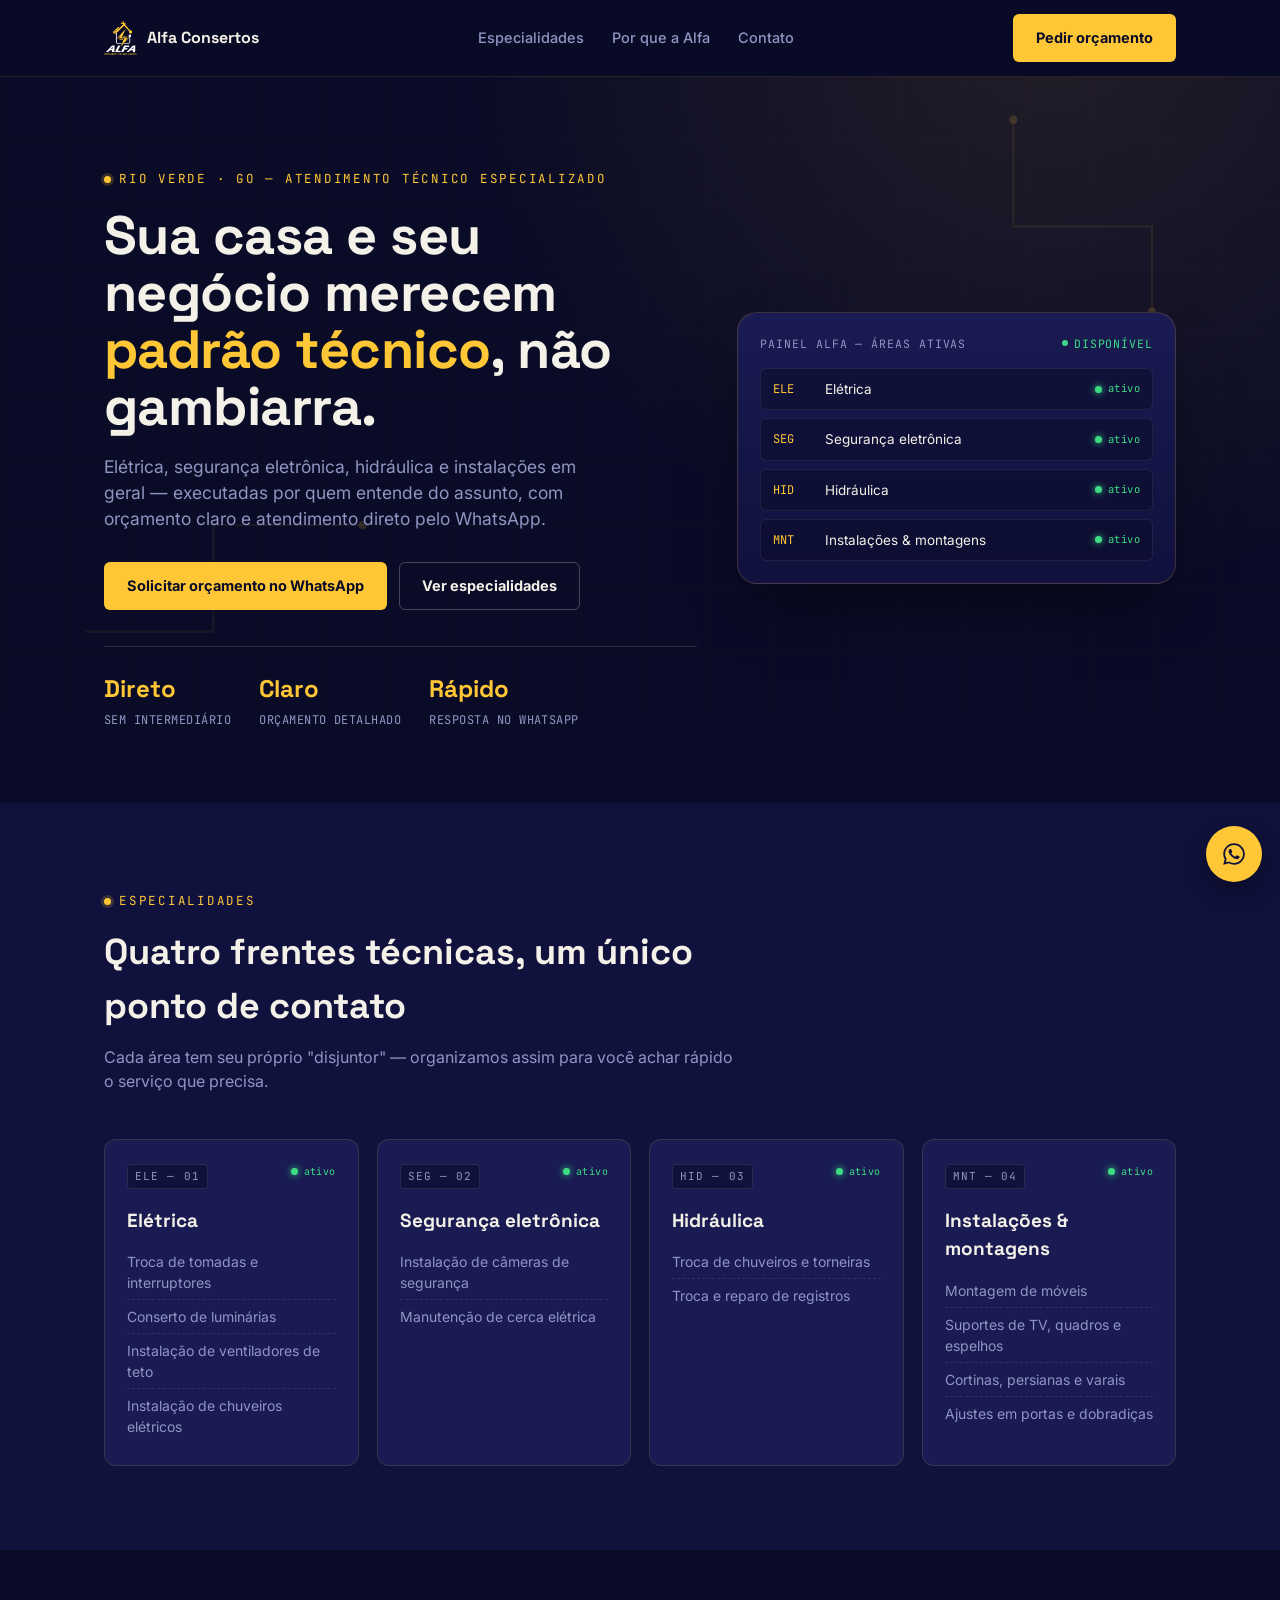
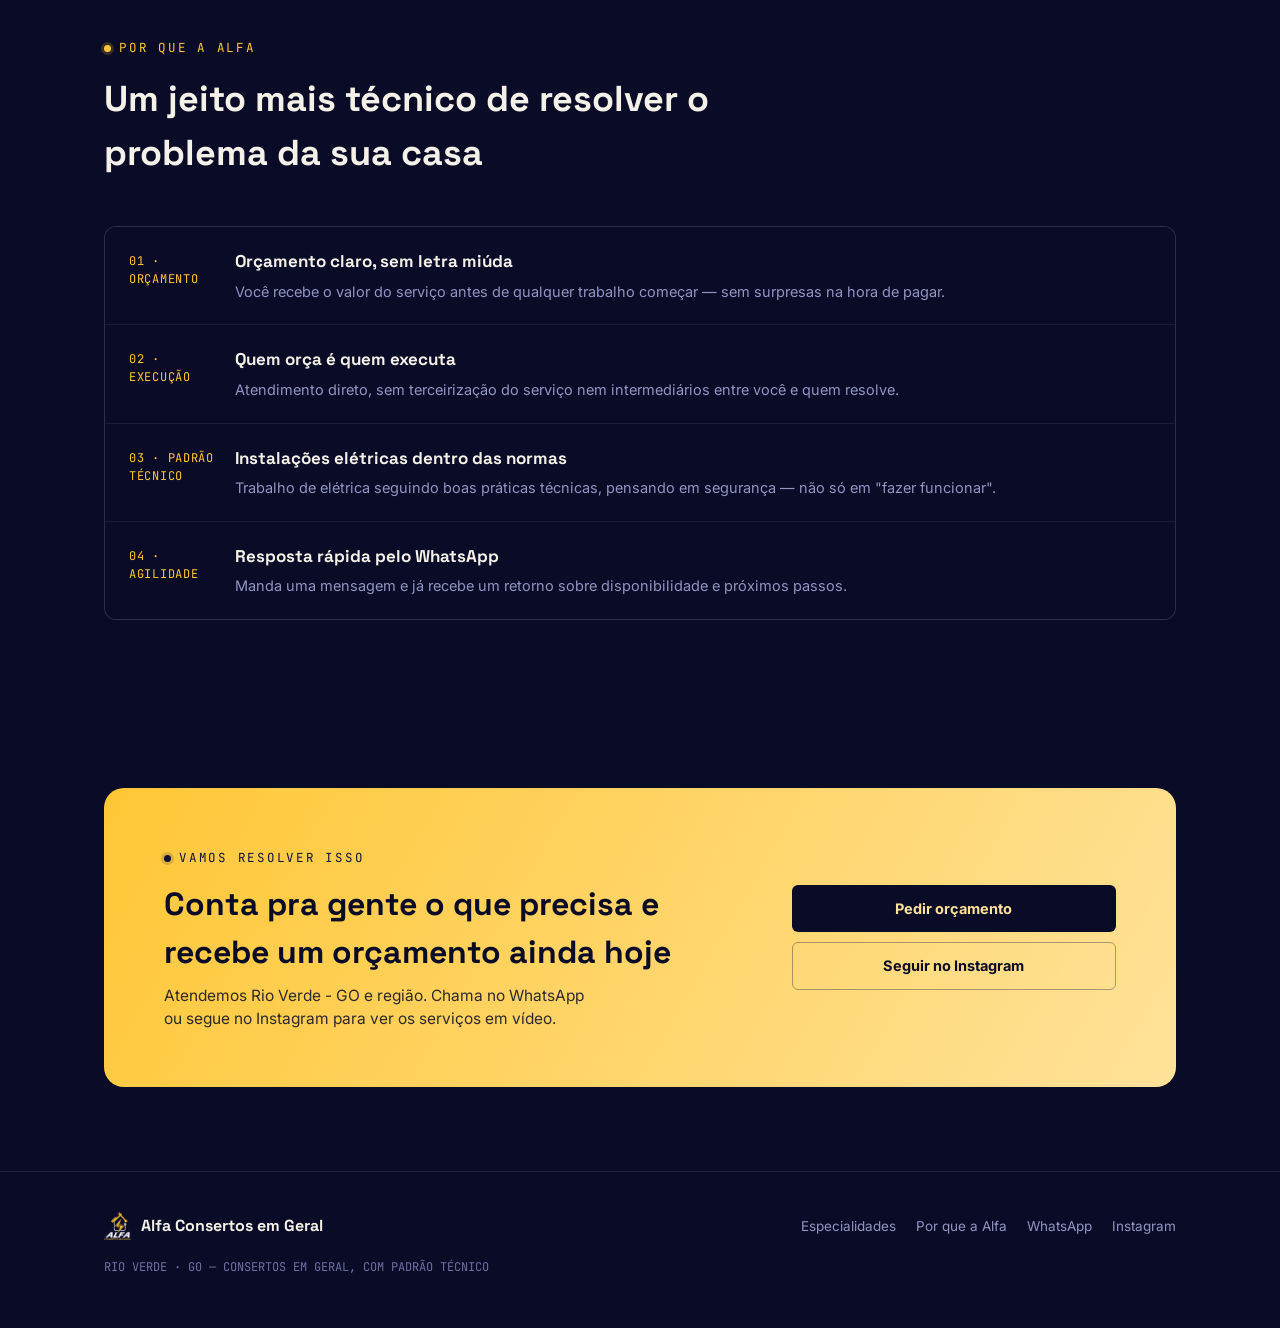
<file: index.html>
<!DOCTYPE html>
<html lang="pt-BR">
<head>
<meta charset="UTF-8">
<meta name="viewport" content="width=device-width, initial-scale=1">
<title>Alfa Consertos em Geral | Manutenção Técnica Residencial e Comercial em Rio Verde - GO</title>
<meta name="description" content="Elétrica, segurança eletrônica, hidráulica e instalações em geral, com padrão técnico. Atendimento rápido em Rio Verde - GO. Peça seu orçamento pelo WhatsApp.">

<!-- Open Graph -->
<meta property="og:type" content="website">
<meta property="og:title" content="Alfa Consertos em Geral — Especialistas em Elétrica, Segurança e Instalações">
<meta property="og:description" content="Manutenção residencial e comercial com padrão técnico em Rio Verde - GO. Orçamento rápido pelo WhatsApp.">
<meta property="og:image" content="assets/favicon-512.png">
<meta property="og:locale" content="pt_BR">

<link rel="icon" type="image/png" sizes="512x512" href="assets/favicon-512.png">
<link rel="icon" type="image/png" sizes="32x32" href="assets/favicon-32.png">
<link rel="apple-touch-icon" href="assets/favicon-180.png">

<link rel="preconnect" href="https://fonts.googleapis.com">
<link rel="preconnect" href="https://fonts.gstatic.com" crossorigin>
<link href="https://fonts.googleapis.com/css2?family=Space+Grotesk:wght@500;700&family=Inter:wght@400;500;600;700&family=JetBrains+Mono:wght@400;500&display=swap" rel="stylesheet">
<link rel="stylesheet" href="style.css">

<script type="application/ld+json">
{
  "@context": "https://schema.org",
  "@type": "LocalBusiness",
  "name": "Alfa Consertos em Geral",
  "image": "assets/favicon-512.png",
  "description": "Serviços técnicos de elétrica, segurança eletrônica, hidráulica e instalações em geral.",
  "areaServed": "Rio Verde, GO",
  "address": {
    "@type": "PostalAddress",
    "addressLocality": "Rio Verde",
    "addressRegion": "GO",
    "addressCountry": "BR"
  },
  "telephone": "+5564981078441",
  "sameAs": ["https://www.instagram.com/alfa_consertosgerais"]
}
</script>
</head>
<body>
<script>document.documentElement.classList.add('has-js');</script>

<header class="site-header">
  <div class="wrap">
    <a href="#topo" class="brand">
      <img src="assets/logo.png" alt="Alfa Consertos em Geral">
      Alfa Consertos
    </a>
    <nav class="nav-links hide-mobile">
      <a href="#especialidades">Especialidades</a>
      <a href="#diferenciais">Por que a Alfa</a>
      <a href="#contato">Contato</a>
    </nav>
    <a class="btn btn-primary header-cta" href="https://wa.me/5564981078441?text=Ol%C3%A1!%20Vi%20o%20site%20da%20Alfa%20Consertos%20e%20gostaria%20de%20um%20or%C3%A7amento." target="_blank" rel="noopener">
      Pedir orçamento
    </a>
  </div>
</header>

<main id="topo">

  <!-- HERO -->
  <section class="hero">
    <svg class="hero-schematic" viewBox="0 0 1200 600" preserveAspectRatio="xMidYMid slice" aria-hidden="true">
      <defs>
        <pattern id="grid" width="60" height="60" patternUnits="userSpaceOnUse">
          <path d="M 60 0 L 0 0 0 60" fill="none" stroke="#ffc736" stroke-opacity="0.05" stroke-width="1"/>
        </pattern>
      </defs>
      <rect width="1200" height="600" fill="url(#grid)"/>
      <path d="M950,40 L950,140 L1080,140 L1080,220" fill="none" stroke="#ffc736" stroke-opacity="0.16" stroke-width="2"/>
      <circle cx="950" cy="40" r="4" fill="#ffc736" fill-opacity="0.3"/>
      <circle cx="1080" cy="220" r="4" fill="#ffc736" fill-opacity="0.3"/>
      <path d="M80,520 L200,520 L200,420 L340,420" fill="none" stroke="#ffc736" stroke-opacity="0.14" stroke-width="2"/>
      <circle cx="340" cy="420" r="4" fill="#ffc736" fill-opacity="0.3"/>
    </svg>

    <div class="wrap">
      <div class="hero-grid">
        <div>
          <span class="eyebrow">Rio Verde · GO — Atendimento técnico especializado</span>
          <h1>Sua casa e seu negócio merecem <em>padrão técnico</em>, não gambiarra.</h1>
          <p class="lede">
            Elétrica, segurança eletrônica, hidráulica e instalações em geral —
            executadas por quem entende do assunto, com orçamento claro e
            atendimento direto pelo WhatsApp.
          </p>
          <div class="hero-actions">
            <a class="btn btn-primary" href="https://wa.me/5564981078441?text=Ol%C3%A1!%20Vi%20o%20site%20da%20Alfa%20Consertos%20e%20gostaria%20de%20um%20or%C3%A7amento." target="_blank" rel="noopener">
              Solicitar orçamento no WhatsApp
            </a>
            <a class="btn btn-ghost" href="#especialidades">Ver especialidades</a>
          </div>
          <div class="trust-bar">
            <div class="trust-item"><strong>Direto</strong><span>SEM INTERMEDIÁRIO</span></div>
            <div class="trust-item"><strong>Claro</strong><span>ORÇAMENTO DETALHADO</span></div>
            <div class="trust-item"><strong>Rápido</strong><span>RESPOSTA NO WHATSAPP</span></div>
          </div>
        </div>

        <div class="panel-card" data-reveal>
          <div class="panel-card-header">
            <span>Painel Alfa — Áreas ativas</span>
            <span class="panel-status">Disponível</span>
          </div>
          <div class="panel-rows">
            <div class="panel-row"><span class="code">ELE</span><span class="label">Elétrica</span><span class="status-led">ativo</span></div>
            <div class="panel-row"><span class="code">SEG</span><span class="label">Segurança eletrônica</span><span class="status-led">ativo</span></div>
            <div class="panel-row"><span class="code">HID</span><span class="label">Hidráulica</span><span class="status-led">ativo</span></div>
            <div class="panel-row"><span class="code">MNT</span><span class="label">Instalações &amp; montagens</span><span class="status-led">ativo</span></div>
          </div>
        </div>
      </div>
    </div>
  </section>

  <!-- ESPECIALIDADES -->
  <section id="especialidades" class="section-alt">
    <div class="wrap">
      <div class="section-head" data-reveal>
        <span class="eyebrow">Especialidades</span>
        <h2>Quatro frentes técnicas, um único ponto de contato</h2>
        <p>Cada área tem seu próprio "disjuntor" — organizamos assim para você achar rápido o serviço que precisa.</p>
      </div>

      <div class="breaker-grid">
        <article class="breaker" data-reveal>
          <div class="breaker-top">
            <span class="breaker-code">ELE — 01</span>
            <span class="breaker-led">ativo</span>
          </div>
          <h3>Elétrica</h3>
          <ul>
            <li>Troca de tomadas e interruptores</li>
            <li>Conserto de luminárias</li>
            <li>Instalação de ventiladores de teto</li>
            <li>Instalação de chuveiros elétricos</li>
          </ul>
        </article>

        <article class="breaker" data-reveal>
          <div class="breaker-top">
            <span class="breaker-code">SEG — 02</span>
            <span class="breaker-led">ativo</span>
          </div>
          <h3>Segurança eletrônica</h3>
          <ul>
            <li>Instalação de câmeras de segurança</li>
            <li>Manutenção de cerca elétrica</li>
          </ul>
        </article>

        <article class="breaker" data-reveal>
          <div class="breaker-top">
            <span class="breaker-code">HID — 03</span>
            <span class="breaker-led">ativo</span>
          </div>
          <h3>Hidráulica</h3>
          <ul>
            <li>Troca de chuveiros e torneiras</li>
            <li>Troca e reparo de registros</li>
          </ul>
        </article>

        <article class="breaker" data-reveal>
          <div class="breaker-top">
            <span class="breaker-code">MNT — 04</span>
            <span class="breaker-led">ativo</span>
          </div>
          <h3>Instalações &amp; montagens</h3>
          <ul>
            <li>Montagem de móveis</li>
            <li>Suportes de TV, quadros e espelhos</li>
            <li>Cortinas, persianas e varais</li>
            <li>Ajustes em portas e dobradiças</li>
          </ul>
        </article>
      </div>
    </div>
  </section>

  <!-- DIFERENCIAIS -->
  <section id="diferenciais">
    <div class="wrap">
      <div class="section-head" data-reveal>
        <span class="eyebrow">Por que a Alfa</span>
        <h2>Um jeito mais técnico de resolver o problema da sua casa</h2>
      </div>

      <div class="diff-list" data-reveal>
        <div class="diff-item">
          <span class="diff-tag">01 · ORÇAMENTO</span>
          <div>
            <h3>Orçamento claro, sem letra miúda</h3>
            <p>Você recebe o valor do serviço antes de qualquer trabalho começar — sem surpresas na hora de pagar.</p>
          </div>
        </div>
        <div class="diff-item">
          <span class="diff-tag">02 · EXECUÇÃO</span>
          <div>
            <h3>Quem orça é quem executa</h3>
            <p>Atendimento direto, sem terceirização do serviço nem intermediários entre você e quem resolve.</p>
          </div>
        </div>
        <div class="diff-item">
          <span class="diff-tag">03 · PADRÃO TÉCNICO</span>
          <div>
            <h3>Instalações elétricas dentro das normas</h3>
            <p>Trabalho de elétrica seguindo boas práticas técnicas, pensando em segurança — não só em "fazer funcionar".</p>
          </div>
        </div>
        <div class="diff-item">
          <span class="diff-tag">04 · AGILIDADE</span>
          <div>
            <h3>Resposta rápida pelo WhatsApp</h3>
            <p>Manda uma mensagem e já recebe um retorno sobre disponibilidade e próximos passos.</p>
          </div>
        </div>
      </div>
    </div>
  </section>

  <!-- CTA -->
  <section id="contato">
    <div class="wrap">
      <div class="cta-band" data-reveal>
        <div>
          <span class="eyebrow">Vamos resolver isso</span>
          <h2>Conta pra gente o que precisa e recebe um orçamento ainda hoje</h2>
          <p>Atendemos Rio Verde - GO e região. Chama no WhatsApp ou segue no Instagram para ver os serviços em vídeo.</p>
        </div>
        <div class="cta-band-actions">
          <a class="btn btn-primary btn-block" href="https://wa.me/5564981078441?text=Ol%C3%A1!%20Vi%20o%20site%20da%20Alfa%20Consertos%20e%20gostaria%20de%20um%20or%C3%A7amento." target="_blank" rel="noopener">
            Pedir orçamento
          </a>
          <a class="btn btn-ghost btn-block" href="https://www.instagram.com/alfa_consertosgerais?igsh=MWU2eDN0eHI1eWJycw==" target="_blank" rel="noopener" style="border-color: rgba(16,17,61,0.35); color: var(--navy-950);">
            Seguir no Instagram
          </a>
        </div>
      </div>
    </div>
  </section>

</main>

<footer>
  <div class="wrap">
    <div class="footer-grid">
      <div class="footer-brand">
        <img src="assets/logo.png" alt="Alfa Consertos em Geral">
        Alfa Consertos em Geral
      </div>
      <nav class="footer-links">
        <a href="#especialidades">Especialidades</a>
        <a href="#diferenciais">Por que a Alfa</a>
        <a href="https://wa.me/5564981078441" target="_blank" rel="noopener">WhatsApp</a>
        <a href="https://www.instagram.com/alfa_consertosgerais?igsh=MWU2eDN0eHI1eWJycw==" target="_blank" rel="noopener">Instagram</a>
      </nav>
    </div>
    <p class="footer-note">RIO VERDE · GO — CONSERTOS EM GERAL, COM PADRÃO TÉCNICO</p>
  </div>
</footer>

<a class="float-wa" href="https://wa.me/5564981078441?text=Ol%C3%A1!%20Vi%20o%20site%20da%20Alfa%20Consertos%20e%20gostaria%20de%20um%20or%C3%A7amento." target="_blank" rel="noopener" aria-label="Chamar no WhatsApp">
  <svg width="26" height="26" viewBox="0 0 24 24" fill="#10113D"><path d="M12.04 2C6.58 2 2.13 6.45 2.13 11.91c0 1.75.46 3.48 1.32 5.01L2 22l5.25-1.38a9.9 9.9 0 004.79 1.22h.01c5.46 0 9.9-4.45 9.9-9.9C21.96 6.45 17.5 2 12.04 2zm0 18.2h-.01a8.2 8.2 0 01-4.19-1.15l-.3-.18-3.11.82.83-3.03-.2-.31a8.22 8.22 0 01-1.26-4.39c0-4.54 3.7-8.24 8.25-8.24 2.2 0 4.27.86 5.83 2.42a8.18 8.18 0 012.41 5.83c0 4.55-3.7 8.24-8.25 8.24zm4.52-6.17c-.25-.12-1.47-.72-1.7-.81-.23-.08-.39-.12-.56.13-.17.24-.64.81-.78.97-.14.17-.29.19-.53.06-.25-.12-1.05-.39-1.99-1.23-.74-.66-1.24-1.47-1.38-1.72-.14-.24-.01-.38.11-.5.11-.11.25-.29.37-.43.12-.14.16-.24.25-.4.08-.17.04-.31-.02-.43-.06-.12-.56-1.36-.77-1.86-.2-.49-.41-.42-.56-.43-.14-.01-.31-.01-.47-.01-.17 0-.43.06-.66.31-.23.24-.86.85-.86 2.06 0 1.22.89 2.4 1.01 2.56.12.17 1.75 2.68 4.25 3.75.59.26 1.06.41 1.42.53.6.19 1.14.16 1.57.1.48-.07 1.47-.6 1.68-1.19.21-.58.21-1.08.15-1.19-.06-.1-.23-.16-.48-.28z"/></svg>
</a>

<script src="script.js"></script>
</body>
</html>
</file>
<file: style.css>
/* ============================================
   Alfa Consertos em Geral — Design System
   Navy/gold técnico, inspirado em painel elétrico
   ============================================ */

:root {
  --navy-950: #0a0b26;
  --navy-800: #10113d;
  --navy-700: #191b52;
  --navy-600: #262a68;
  --gold-500: #ffc736;
  --gold-300: #ffe29a;
  --ivory-100: #f4f1e8;
  --slate-400: #9195c2;
  --slate-500: #6d71a3;
  --ok-green: #3ddc84;

  --font-display: "Space Grotesk", "Arial Narrow", sans-serif;
  --font-body: "Inter", Arial, sans-serif;
  --font-mono: "JetBrains Mono", "Courier New", monospace;

  --radius-sm: 6px;
  --radius-md: 12px;
  --radius-lg: 20px;
  --container: 1120px;
}

* { box-sizing: border-box; }

html { scroll-behavior: smooth; }

@media (prefers-reduced-motion: reduce) {
  html { scroll-behavior: auto; }
  *, *::before, *::after {
    animation-duration: 0.001ms !important;
    animation-iteration-count: 1 !important;
    transition-duration: 0.001ms !important;
    scroll-behavior: auto !important;
  }
}

body {
  margin: 0;
  background: var(--navy-950);
  color: var(--ivory-100);
  font-family: var(--font-body);
  line-height: 1.5;
  -webkit-font-smoothing: antialiased;
}

img { max-width: 100%; display: block; }

a { color: inherit; }

.wrap {
  max-width: var(--container);
  margin: 0 auto;
  padding: 0 24px;
}

:focus-visible {
  outline: 2px solid var(--gold-500);
  outline-offset: 3px;
}

/* ---------- Eyebrow / mono labels ---------- */
.eyebrow {
  font-family: var(--font-mono);
  font-size: 12.5px;
  letter-spacing: 0.14em;
  text-transform: uppercase;
  color: var(--gold-500);
  display: inline-flex;
  align-items: center;
  gap: 8px;
}
.eyebrow::before {
  content: "";
  width: 7px;
  height: 7px;
  border-radius: 50%;
  background: var(--gold-500);
  box-shadow: 0 0 0 3px rgba(255, 199, 54, 0.18);
}

/* ---------- Header ---------- */
.site-header {
  position: sticky;
  top: 0;
  z-index: 50;
  background: rgba(10, 11, 38, 0.85);
  backdrop-filter: blur(10px);
  border-bottom: 1px solid rgba(255, 199, 54, 0.12);
}
.site-header .wrap {
  display: flex;
  align-items: center;
  justify-content: space-between;
  padding-top: 14px;
  padding-bottom: 14px;
}
.brand {
  display: flex;
  align-items: center;
  gap: 10px;
  text-decoration: none;
  font-family: var(--font-display);
  font-weight: 700;
  font-size: 16px;
  color: var(--ivory-100);
}
.brand img { height: 34px; width: auto; }
.nav-links {
  display: flex;
  gap: 28px;
  font-size: 14.5px;
  font-weight: 500;
}
.nav-links a {
  text-decoration: none;
  color: var(--slate-400);
  transition: color 0.2s;
}
.nav-links a:hover { color: var(--gold-300); }
.header-cta.btn {
  display: none;
}
@media (min-width: 720px) {
  .header-cta.btn { display: inline-flex; }
}

.btn {
  font-family: var(--font-body);
  font-weight: 700;
  font-size: 14.5px;
  border-radius: var(--radius-sm);
  padding: 12px 22px;
  text-decoration: none;
  display: inline-flex;
  align-items: center;
  gap: 8px;
  border: 1px solid transparent;
  cursor: pointer;
  transition: transform 0.15s ease, box-shadow 0.15s ease, background 0.15s ease;
}
.btn-primary {
  background: var(--gold-500);
  color: var(--navy-950);
  box-shadow: 0 0 0 0 rgba(255, 199, 54, 0.5);
}
.btn-primary:hover {
  background: var(--gold-300);
  transform: translateY(-1px);
  box-shadow: 0 6px 20px rgba(255, 199, 54, 0.25);
}
.btn-ghost {
  background: transparent;
  border-color: rgba(244, 241, 232, 0.25);
  color: var(--ivory-100);
}
.btn-ghost:hover {
  border-color: var(--gold-500);
  color: var(--gold-300);
}
.btn-block { width: 100%; justify-content: center; }

/* ---------- Hero ---------- */
.hero {
  position: relative;
  padding: 88px 0 72px;
  overflow: hidden;
  background:
    radial-gradient(circle at 82% -10%, rgba(255, 199, 54, 0.10), transparent 45%),
    var(--navy-950);
}
.hero-schematic {
  position: absolute;
  inset: 0;
  z-index: 0;
  opacity: 0.5;
  pointer-events: none;
}
.hero .wrap { position: relative; z-index: 1; }

.hero-grid {
  display: grid;
  gap: 40px;
}
@media (min-width: 900px) {
  .hero-grid { grid-template-columns: 1.15fr 0.85fr; align-items: center; }
}

.hero h1 {
  font-family: var(--font-display);
  font-size: clamp(34px, 5.4vw, 54px);
  line-height: 1.06;
  margin: 18px 0 18px;
  font-weight: 700;
  letter-spacing: -0.01em;
}
.hero h1 em {
  font-style: normal;
  color: var(--gold-500);
}
.hero p.lede {
  font-size: 17.5px;
  color: var(--slate-400);
  max-width: 46ch;
  margin: 0 0 30px;
}
.hero-actions {
  display: flex;
  flex-wrap: wrap;
  gap: 12px;
  margin-bottom: 36px;
}

.trust-bar {
  display: flex;
  gap: 28px;
  flex-wrap: wrap;
  padding-top: 24px;
  border-top: 1px solid rgba(244, 241, 232, 0.12);
}
.trust-item {
  font-family: var(--font-mono);
}
.trust-item strong {
  display: block;
  font-family: var(--font-display);
  font-size: 24px;
  color: var(--gold-500);
  font-weight: 700;
}
.trust-item span {
  font-size: 12px;
  color: var(--slate-400);
  letter-spacing: 0.04em;
}

/* Hero visual: breaker panel teaser */
.panel-card {
  background: linear-gradient(180deg, var(--navy-700), var(--navy-800));
  border: 1px solid rgba(255, 199, 54, 0.18);
  border-radius: var(--radius-lg);
  padding: 22px;
  box-shadow: 0 30px 60px -20px rgba(0, 0, 0, 0.55);
}
.panel-card-header {
  display: flex;
  justify-content: space-between;
  align-items: center;
  margin-bottom: 16px;
  font-family: var(--font-mono);
  font-size: 11.5px;
  color: var(--slate-400);
  letter-spacing: 0.08em;
  text-transform: uppercase;
}
.panel-status {
  display: flex;
  align-items: center;
  gap: 6px;
  color: var(--ok-green);
}
.panel-status::before {
  content: "";
  width: 6px;
  height: 6px;
  border-radius: 50%;
  background: var(--ok-green);
}
.panel-rows { display: flex; flex-direction: column; gap: 8px; }
.panel-row {
  display: flex;
  align-items: center;
  gap: 12px;
  background: rgba(10, 11, 38, 0.5);
  border: 1px solid rgba(244, 241, 232, 0.08);
  border-radius: var(--radius-sm);
  padding: 10px 12px;
}
.panel-row .code {
  font-family: var(--font-mono);
  font-size: 12px;
  color: var(--gold-500);
  width: 40px;
  flex-shrink: 0;
}
.panel-row .label { font-size: 13.5px; flex: 1; }
.status-led {
  display: flex;
  align-items: center;
  gap: 6px;
  font-family: var(--font-mono);
  font-size: 10.5px;
  color: var(--ok-green);
  letter-spacing: 0.04em;
  flex-shrink: 0;
}
.status-led::before {
  content: "";
  width: 7px;
  height: 7px;
  border-radius: 50%;
  background: var(--ok-green);
  box-shadow: 0 0 6px 1px rgba(61, 220, 132, 0.6);
}

/* ---------- Section base ---------- */
section { padding: 84px 0; }
.section-head {
  max-width: 640px;
  margin: 0 0 46px;
}
.section-head h2 {
  font-family: var(--font-display);
  font-size: clamp(26px, 3.6vw, 36px);
  margin: 14px 0 12px;
  font-weight: 700;
}
.section-head p {
  color: var(--slate-400);
  font-size: 16px;
  margin: 0;
}
.section-alt { background: var(--navy-800); }

/* ---------- Specialties — breaker panel grid (signature element) ---------- */
.breaker-grid {
  display: grid;
  gap: 18px;
  grid-template-columns: repeat(auto-fit, minmax(250px, 1fr));
}
.breaker {
  background: var(--navy-700);
  border: 1px solid rgba(255, 199, 54, 0.14);
  border-radius: var(--radius-md);
  padding: 24px 22px 22px;
  position: relative;
  transition: border-color 0.2s ease, transform 0.2s ease;
}
.breaker:hover {
  border-color: rgba(255, 199, 54, 0.5);
  transform: translateY(-3px);
}
.breaker-top {
  display: flex;
  justify-content: space-between;
  align-items: flex-start;
  margin-bottom: 18px;
}
.breaker-code {
  font-family: var(--font-mono);
  font-size: 11px;
  letter-spacing: 0.1em;
  color: var(--slate-400);
  background: rgba(10, 11, 38, 0.5);
  border: 1px solid rgba(244, 241, 232, 0.1);
  border-radius: 4px;
  padding: 3px 7px;
}
.breaker-led {
  display: flex;
  align-items: center;
  gap: 6px;
  font-family: var(--font-mono);
  font-size: 10px;
  color: var(--ok-green);
  letter-spacing: 0.04em;
  flex-shrink: 0;
}
.breaker-led::before {
  content: "";
  width: 7px;
  height: 7px;
  border-radius: 50%;
  background: var(--ok-green);
  box-shadow: 0 0 6px 1px rgba(61, 220, 132, 0.6);
}
.breaker h3 {
  font-family: var(--font-display);
  font-size: 19px;
  margin: 0 0 10px;
  font-weight: 700;
}
.breaker ul {
  list-style: none;
  margin: 0;
  padding: 0;
  font-size: 14px;
  color: var(--slate-400);
}
.breaker li {
  padding: 6px 0;
  border-top: 1px dashed rgba(244, 241, 232, 0.1);
}
.breaker li:first-child { border-top: none; }

/* ---------- Diferenciais ---------- */
.diff-list {
  display: grid;
  gap: 1px;
  background: rgba(244, 241, 232, 0.08);
  border: 1px solid rgba(244, 241, 232, 0.08);
  border-radius: var(--radius-md);
  overflow: hidden;
}
.diff-item {
  background: var(--navy-950);
  padding: 22px 24px;
  display: grid;
  grid-template-columns: 60px 1fr;
  gap: 16px;
  align-items: start;
}
@media (min-width: 640px) {
  .diff-item { grid-template-columns: 90px 1fr; }
}
.diff-tag {
  font-family: var(--font-mono);
  font-size: 12px;
  color: var(--gold-500);
  letter-spacing: 0.06em;
  padding-top: 3px;
}
.diff-item h3 {
  font-family: var(--font-display);
  font-size: 17px;
  margin: 0 0 6px;
  font-weight: 700;
}
.diff-item p {
  margin: 0;
  color: var(--slate-400);
  font-size: 14.5px;
}

/* ---------- CTA band ---------- */
.cta-band {
  background: linear-gradient(120deg, var(--gold-500), var(--gold-300));
  color: var(--navy-950);
  border-radius: var(--radius-lg);
  padding: 48px;
  display: grid;
  gap: 26px;
  align-items: center;
}
@media (min-width: 800px) {
  .cta-band { grid-template-columns: 1.3fr 0.7fr; padding: 56px 60px; }
}
.cta-band .eyebrow { color: var(--navy-800); }
.cta-band .eyebrow::before { background: var(--navy-800); box-shadow: 0 0 0 3px rgba(16,17,61,0.15); }
.cta-band h2 {
  font-family: var(--font-display);
  font-size: clamp(24px, 3.4vw, 32px);
  margin: 12px 0 8px;
  font-weight: 700;
}
.cta-band p { margin: 0; font-size: 15.5px; opacity: 0.85; max-width: 42ch; }
.cta-band .btn-primary {
  background: var(--navy-950);
  color: var(--gold-300);
}
.cta-band .btn-primary:hover {
  background: var(--navy-700);
  color: var(--gold-300);
}
.cta-band-actions { display: flex; flex-direction: column; gap: 10px; }

/* ---------- Footer ---------- */
footer {
  border-top: 1px solid rgba(244, 241, 232, 0.1);
  padding: 40px 0;
}
.footer-grid {
  display: flex;
  flex-wrap: wrap;
  gap: 20px;
  justify-content: space-between;
  align-items: center;
}
.footer-brand {
  display: flex;
  align-items: center;
  gap: 10px;
  font-family: var(--font-display);
  font-weight: 700;
}
.footer-brand img { height: 28px; }
.footer-links {
  display: flex;
  gap: 20px;
  font-size: 13.5px;
  color: var(--slate-400);
}
.footer-links a { text-decoration: none; }
.footer-links a:hover { color: var(--gold-300); }
.footer-note {
  font-family: var(--font-mono);
  font-size: 12px;
  color: var(--slate-500);
  margin-top: 18px;
}

/* ---------- Floating WhatsApp ---------- */
.float-wa {
  position: fixed;
  right: 18px;
  bottom: 18px;
  z-index: 60;
  background: var(--gold-500);
  color: var(--navy-950);
  width: 56px;
  height: 56px;
  border-radius: 50%;
  display: flex;
  align-items: center;
  justify-content: center;
  text-decoration: none;
  box-shadow: 0 10px 26px rgba(0,0,0,0.4);
  transition: transform 0.2s ease;
}
.float-wa:hover { transform: scale(1.06); }

/* ---------- Scroll reveal ----------
   Conteúdo fica visível por padrão. A classe "has-js" só é adicionada
   por um script inline síncrono no <body> — se o JS falhar ou estiver
   desativado, nada fica escondido. */
.has-js [data-reveal] {
  opacity: 0;
  transform: translateY(16px);
  transition: opacity 0.6s ease, transform 0.6s ease;
}
.has-js [data-reveal].is-visible {
  opacity: 1;
  transform: translateY(0);
}

/* ---------- Utility ---------- */
.nav-links.hide-mobile { display: none; }
@media (min-width: 720px) {
  .nav-links.hide-mobile { display: flex; }
}
</file>
